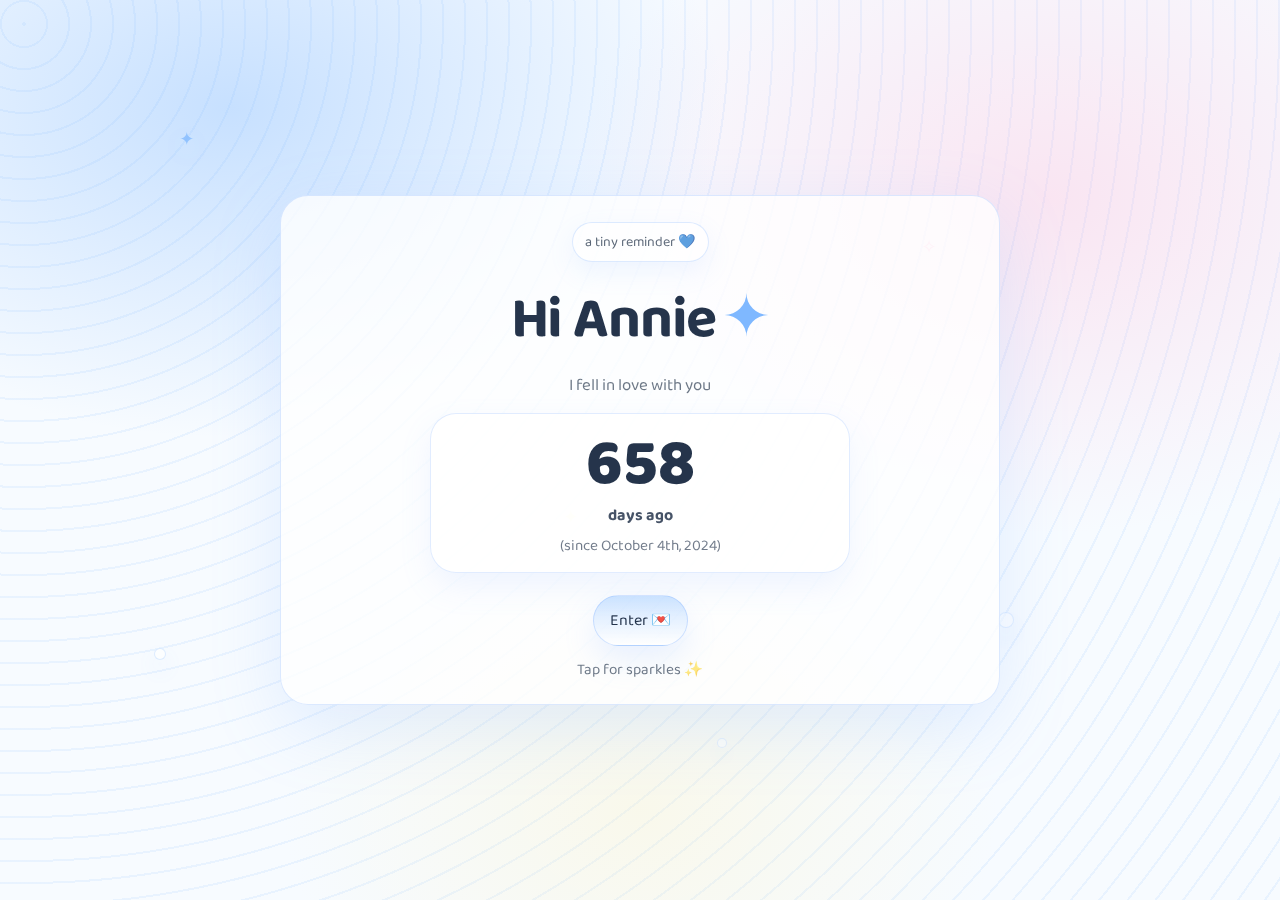
<file: index.html>
<!doctype html>
<html lang="en">
<head>
  <meta charset="utf-8" />
  <meta name="viewport" content="width=device-width,initial-scale=1" />
  <title>For Annie 💙</title>

  <!-- Cute rounded fonts -->
  <link rel="preconnect" href="https://fonts.googleapis.com">
  <link rel="preconnect" href="https://fonts.gstatic.com" crossorigin>
  <link href="https://fonts.googleapis.com/css2?family=Baloo+2:wght@400;600;700&family=Quicksand:wght@400;600;700&display=swap" rel="stylesheet">

  <link rel="stylesheet" href="styles.css" />
</head>
<body>
  <!-- Kawaii sky layer (same as your main page) -->
  <div class="kawaii-sky" aria-hidden="true">
    <span class="cloud c1"></span>
    <span class="cloud c2"></span>
    <span class="cloud c3"></span>
    <span class="spark s1">✦</span>
    <span class="spark s2">✧</span>
    <span class="spark s3">✦</span>
    <span class="bubble b1"></span>
    <span class="bubble b2"></span>
    <span class="bubble b3"></span>
  </div>

  <main class="wrap landing">
    <div class="landing-card reveal">
      <div class="badge">a tiny reminder 💙</div>

      <h1 class="landing-title">Hi Annie<span class="sparkle">✦</span></h1>

      <p class="landing-sub">
        I fell in love with you
      </p>

      <div class="counter-card" aria-live="polite">
        <div class="counter-number" id="loveDays">0</div>
        <div class="counter-label">days ago</div>
        <div class="counter-date">(since October 4th, 2024)</div>
      </div>

      <a class="btn landing-btn" href="annie.html" data-sfx>
        Enter 💌
      </a>

      <div class="hint">Tap for sparkles ✨</div>
    </div>
  </main>

  <script src="landing.js"></script>
</body>
</html>
</file>
<file: styles.css>
:root{
  --bg: #f7fbff;
  --card: rgba(255,255,255,.78);
  --stroke: rgba(120,170,255,.35);

  --text: rgba(18,35,60,.92);
  --muted: rgba(18,35,60,.62);

  --accent: #7fb8ff;   /* baby blue */
  --accent2:#ffb6d6;   /* soft pink */
  --accent3:#fff1b8;   /* cream */

  --shadow: 0 18px 60px rgba(120,170,255,.18);
  --r: 22px;
}

*{ box-sizing:border-box; }
html,body{ height:100%; }

body{
  margin:0;
  font-family: "Baloo 2", "Quicksand", ui-sans-serif, system-ui, -apple-system, Segoe UI, Roboto, Arial;
  background:
    radial-gradient(900px 600px at 18% 12%, rgba(127,184,255,.40), transparent 55%),
    radial-gradient(800px 560px at 82% 22%, rgba(255,182,214,.32), transparent 60%),
    radial-gradient(650px 520px at 50% 90%, rgba(255,241,184,.28), transparent 55%),
    repeating-radial-gradient(circle at 24px 24px, rgba(127,184,255,.12) 0 2px, transparent 2px 22px),
    var(--bg);
  color: var(--text);
  overflow-x:hidden;
}

/* Sky layer */
.kawaii-sky{ position:fixed; inset:0; pointer-events:none; z-index:0; }

.cloud{
  position:absolute;
  width: 160px; height: 60px;
  background: rgba(255,255,255,.75);
  border:1px solid rgba(120,170,255,.22);
  border-radius: 999px;
  box-shadow: 0 14px 30px rgba(120,170,255,.14);
  backdrop-filter: blur(4px);
  animation: driftCloud 22s linear infinite;
}
.cloud::before, .cloud::after{
  content:"";
  position:absolute;
  background: inherit;
  border: inherit;
  border-radius: 999px;
}
.cloud::before{ width: 68px; height: 68px; left: 18px; top:-28px; }
.cloud::after { width: 82px; height: 82px; left: 66px; top:-42px; }

.c1{ top: 8%;  left:-200px; animation-duration: 22s; opacity:.95; }
.c2{ top: 20%; left:-260px; animation-duration: 28s; opacity:.85; transform: scale(1.15); }
.c3{ top: 38%; left:-220px; animation-duration: 34s; opacity:.75; transform: scale(.95); }

@keyframes driftCloud{
  from{ transform: translateX(-60px); }
  to  { transform: translateX(calc(100vw + 340px)); }
}

.spark{
  position:absolute;
  font-size: 18px;
  animation: twinkle 2.6s ease-in-out infinite;
  filter: drop-shadow(0 8px 14px rgba(120,170,255,.18));
}
.s1{ top: 14%; left: 14%; color: rgba(127,184,255,.75); animation-delay:.2s; }
.s2{ top: 26%; left: 72%; color: rgba(255,182,214,.75); animation-delay:1.1s; }
.s3{ top: 56%; left: 44%; color: rgba(255,241,184,.85); animation-delay:.6s; }

@keyframes twinkle{
  0%,100%{ transform: scale(.9) rotate(-6deg); opacity:.55; }
  50%{ transform: scale(1.25) rotate(8deg); opacity:1; }
}

.bubble{
  position:absolute;
  width: 12px; height: 12px;
  border-radius: 999px;
  background: rgba(255,255,255,.65);
  border: 1px solid rgba(127,184,255,.25);
  box-shadow: 0 10px 20px rgba(120,170,255,.12);
  animation: floatBubble 8s ease-in-out infinite;
}
.b1{ left: 12%; top: 72%; animation-delay: .2s; }
.b2{ left: 78%; top: 68%; animation-delay: 1.1s; width:16px; height:16px; opacity:.85; }
.b3{ left: 56%; top: 82%; animation-delay: .6s; width:10px; height:10px; opacity:.75; }

@keyframes floatBubble{
  0%,100%{ transform: translateY(0); opacity:.55; }
  50%{ transform: translateY(-18px); opacity:1; }
}

/* Layout */
.wrap{
  width:min(980px, 92vw);
  margin:0 auto;
  position:relative;
  z-index: 5; /* make content sit above the sticker */
}

.hero{ padding: 56px 0 18px; }

.badge{
  display:inline-flex; gap:8px; align-items:center;
  border: 1px solid rgba(120,170,255,.25);
  background: rgba(255,255,255,.55);
  padding: 8px 12px;
  border-radius: 999px;
  font-size:.88rem;
  color: rgba(18,35,60,.70);
  box-shadow: 0 10px 26px rgba(120,170,255,.12);
}

h1{
  font-size: clamp(2.2rem, 5vw, 3.6rem);
  margin: 10px 0 12px;
  letter-spacing:-.02em;
}
.sparkle{ color: var(--accent); margin-left:6px; }
.sub{ max-width: 62ch; color: var(--muted); line-height:1.55; }

.hero-actions{ display:flex; gap:10px; margin-top:18px; flex-wrap:wrap; }

.btn{
  border: 1px solid rgba(120,170,255,.32);
  background: linear-gradient(180deg, rgba(127,184,255,.38), rgba(255,255,255,.72));
  color: var(--text);
  padding: 12px 16px;
  border-radius: 999px;
  cursor:pointer;
  box-shadow: 0 14px 32px rgba(120,170,255,.16);
  transition: transform .12s ease, filter .12s ease;
}
.btn:hover{ transform: translateY(-2px) scale(1.01); filter: brightness(1.03); }
.btn:active{ transform: translateY(0px) scale(.99); }
.btn.ghost{ background: rgba(255,255,255,.68); }
.btn.small{ margin-top: 10px; padding: 10px 12px; }

#openRandom{ animation: bop 1.8s ease-in-out infinite; }
@keyframes bop{
  0%,100%{ transform: translateY(0); }
  50%{ transform: translateY(-2px); }
}

.hint{ margin-top:12px; color: var(--muted); font-size:.95rem; }

.section{ padding: 32px 0; }
h2{ margin:0 0 8px; font-size:1.55rem; }
.muted{ color: var(--muted); margin:0 0 16px; }

/* Grids */
.grid{ display:grid; gap: 14px; }
.envelopes{ grid-template-columns: repeat( auto-fit, minmax(220px, 1fr) ); }
.photos{ grid-template-columns: repeat( auto-fit, minmax(220px, 1fr) ); }

/* Envelopes (kawaii sticker cards) */
.envelope{
  position:relative;
  border: 1px solid rgba(120,170,255,.26);
  background: rgba(255,255,255,.78);
  border-radius: 26px;
  padding: 18px 14px 16px;
  text-align:left;
  cursor:pointer;
  min-height: 142px;
  overflow:hidden;
  box-shadow: 0 18px 50px rgba(120,170,255,.16);
}
.envelope:hover{
  animation: wiggle .35s ease-in-out;
  filter: brightness(1.02);
}
@keyframes wiggle{
  0%{ transform: rotate(0deg); }
  30%{ transform: rotate(-1.2deg); }
  60%{ transform: rotate(1.2deg); }
  100%{ transform: rotate(0deg); }
}
.env-label{ display:block; margin-top: 72px; color: var(--text); font-weight:700; }
.pointer{
  position:absolute; top:12px; right:12px;
  font-size:.78rem; color: rgba(18,35,60,.65);
  border:1px dashed rgba(120,170,255,.35);
  background: rgba(255,255,255,.55);
  padding: 6px 8px;
  border-radius: 999px;
  transform: rotate(-6deg);
}
.env-top{
  position:absolute; inset:0 0 auto 0; height: 70px;
  background: linear-gradient(180deg, rgba(127,184,255,.26), rgba(255,255,255,0));
  clip-path: polygon(0 0, 100% 0, 50% 100%);
  opacity:.95;
}
.env-heart{
  position:absolute;
  left: 14px; top: 18px;
  width: 38px; height: 38px;
  transform: rotate(45deg);
  background: linear-gradient(135deg, rgba(255,182,214,.90), rgba(127,184,255,.78));
  border-radius: 10px;
  box-shadow: 0 12px 30px rgba(120,170,255,.18);
}
.env-heart::before,
.env-heart::after{
  content:"";
  position:absolute;
  width: 38px; height: 38px;
  background: inherit;
  border-radius: 50%;
}
.env-heart::before{ left:-19px; top:0; }
.env-heart::after{ left:0; top:-19px; }

/* Photos */
.photo{
  border: 1px solid rgba(120,170,255,.26);
  background: rgba(255,255,255,.70);
  border-radius: 26px;
  overflow:hidden;
  box-shadow: 0 18px 50px rgba(120,170,255,.16);
  cursor:pointer;
}
.photo img{
  width:100%; height: 230px; object-fit: cover;
  display:block;
  transition: transform .18s ease;
}
.photo:hover img{ transform: scale(1.02); }

/* Polaroid scrapbook photos */
.photo.polaroid{
  padding: 12px 12px 16px;
  overflow: visible;
}

.photo.polaroid img{
  border-radius: 18px;
  height: 240px;
}

.photo.polaroid figcaption{
  margin-top: 10px;
  font-weight: 800;
  color: rgba(18,35,60,.78);
}

.photo.polaroid::before{
  content:"";
  position:absolute;
  top:-8px;
  left: 30px;
  width: 90px;
  height: 26px;
  border-radius: 10px;
  background: rgba(255,241,184,.70);
  border: 1px solid rgba(120,170,255,.18);
  transform: rotate(-6deg);
  box-shadow: 0 12px 25px rgba(120,170,255,.10);
}

.photos .photo.polaroid:nth-child(odd){ transform: rotate(-1.2deg); transition: transform .18s ease, filter .18s ease; }
.photos .photo.polaroid:nth-child(even){ transform: rotate(1.1deg); transition: transform .18s ease, filter .18s ease; }

.photos .photo.polaroid:hover{
  transform: translateY(-4px) rotate(0deg);
  filter: brightness(1.02);
}

/* Little list cards */
.list{ display:grid; gap: 10px; }
.card{
  border:1px solid rgba(120,170,255,.24);
  background: rgba(255,255,255,.70);
  padding: 14px 14px;
  border-radius: 26px;
  color: rgba(18,35,60,.72);
  box-shadow: 0 14px 32px rgba(120,170,255,.12);
}
.card b{ color: var(--text); margin-right: 6px; }

.footer{
  padding: 22px 0 80px;
  color: var(--muted);
  text-align:center;
}

/* Modals */
.modal, .lightbox{
  position:fixed; inset:0;
  display:none;
  align-items:center;
  justify-content:center;
  padding: 18px;
  z-index: 30;
}
.modal.show, .lightbox.show{ display:flex; }

.modal-backdrop{
  position:absolute; inset:0;
  background: rgba(127,184,255,.18);
  backdrop-filter: blur(10px);
  -webkit-backdrop-filter: blur(10px);
  z-index: 0;
}

/* IMPORTANT: bring the card above the blur layer */
.modal-card{
  position:relative;
  z-index: 1;
  width: min(560px, 94vw);
  border:1px solid rgba(120,170,255,.26);
  background: rgba(255,255,255,.84);
  border-radius: 26px;
  padding: 16px 16px 14px;
  box-shadow: 0 22px 70px rgba(120,170,255,.18);
}

.modal-top{
  display:flex; align-items:center; justify-content:space-between;
  gap: 10px;
}
.modal-card h3{ margin:0; }

/* Letter-friendly formatting */
.modal-card p{
  color: var(--muted);
  line-height:1.6;
  margin: 10px 0 0;
  white-space: pre-line;
  max-height: 52vh;
  overflow: auto;
  padding-right: 6px;
}

.x{
  border:1px solid rgba(120,170,255,.26);
  background: rgba(255,255,255,.70);
  color: var(--text);
  border-radius: 14px;
  padding: 8px 10px;
  cursor:pointer;
}

/* Lightbox */
.lightbox-card{
  position:relative;
  z-index: 1;
  width: min(900px, 96vw);
  border:1px solid rgba(120,170,255,.26);
  background: rgba(255,255,255,.80);
  border-radius: 26px;
  overflow:hidden;
  box-shadow: 0 22px 70px rgba(120,170,255,.18);
}
.lightbox-card img{
  width:100%;
  max-height: 78vh;
  object-fit: contain;
  display:block;
  background: rgba(127,184,255,.10);
}
.lightbox-cap{
  padding: 12px 14px;
  color: var(--muted);
}

/* Reveal on scroll */
.reveal{
  opacity: 0;
  transform: translateY(12px);
  transition: opacity .55s ease, transform .55s ease;
}
.reveal.show{
  opacity: 1;
  transform: translateY(0);
}

/* Sparkles/bubbles click particles */
.particle{
  position: fixed;
  pointer-events:none;
  z-index: 40;
  animation: floatUp 900ms ease-out forwards;
  filter: drop-shadow(0 10px 18px rgba(120,170,255,.18));
  user-select:none;
}
@keyframes floatUp{
  from{ transform: translateY(0) scale(1); opacity: 1; }
  to{ transform: translateY(-90px) scale(1.35); opacity: 0; }
}

/* Stickers */
.sticker{
  position:fixed;
  z-index: 2;
  width: 220px;
  opacity: .95;
  pointer-events:none;
}
.sticker-top{
  top: 90px;
  right: 6vw;
  left: auto;
  width: 190px;
  transform: rotate(6deg);
  z-index: 2;
}

@media (max-width: 680px){
  .sticker-top{ display:none; }
}

/* Mascot bottom corner */
.mascot{
  position:fixed;
  right: 14px;
  bottom: 14px;
  width: 138px;
  height: 138px;
  border: none;
  background: transparent;
  padding: 0;
  cursor: pointer;
  z-index: 50;
  transition: transform .12s ease;
}
.mascot:hover{ transform: translateY(-2px) rotate(-1deg); }
.mascot:active{ transform: translateY(0) scale(.99); }
.mascot svg{ width:100%; height:100%; }

/* =========================
   Landing page (counter)
   ========================= */

.landing{
  min-height: 100vh;
  display: grid;
  place-items: center;
  padding: 26px 0;
}

.landing-card{
  width: min(720px, 92vw);
  border: 1px solid rgba(120,170,255,.26);
  background: rgba(255,255,255,.78);
  border-radius: 28px;
  padding: 26px 18px 22px;
  text-align: center;
  box-shadow: 0 22px 70px rgba(120,170,255,.18);
}

.landing-title{
  margin: 12px 0 6px;
}

.landing-sub{
  margin: 0 0 14px;
  color: var(--muted);
  font-size: 1.05rem;
}

.counter-card{
  margin: 10px auto 18px;
  width: min(420px, 92%);
  border: 1px solid rgba(120,170,255,.22);
  background: rgba(255,255,255,.70);
  border-radius: 26px;
  padding: 18px 14px 14px;
  box-shadow: 0 14px 32px rgba(120,170,255,.12);
}

.counter-number{
  font-size: clamp(2.8rem, 7vw, 4.1rem);
  font-weight: 800;
  line-height: 1;
  color: rgba(18,35,60,.92);
}

.counter-label{
  margin-top: 6px;
  font-weight: 700;
  color: rgba(18,35,60,.78);
}

.counter-date{
  margin-top: 6px;
  font-size: .95rem;
  color: rgba(18,35,60,.60);
}

.landing-btn{
  display: inline-block;
  text-decoration: none;
  margin-top: 4px;
}

/* Optional: make the landing card a bit tighter on very small phones */
@media (max-width: 420px){
  .landing-card{
    padding: 22px 14px 18px;
  }
}

.envelope, .photo, .card, .song-card, .landing-card{
  position: relative;
}

.envelope::after, .photo::after, .card::after, .song-card::after, .landing-card::after{
  content:"";
  position:absolute;
  inset:-2px;
  border-radius: inherit;
  pointer-events:none;
  opacity:0;
  transition: opacity .18s ease;
  background: radial-gradient(600px 200px at 20% 0%, rgba(127,184,255,.35), transparent 55%),
              radial-gradient(600px 200px at 80% 100%, rgba(255,182,214,.25), transparent 60%);
}

.envelope:hover::after,
.photo:hover::after,
.card:hover::after,
.song-card:hover::after{
  opacity:1;
}

/* =========================
   Premium overlay (vignette + grain)
   Enabled by <body class="film">
   ========================= */

body.film::before{
  content:"";
  position: fixed;
  inset: 0;
  pointer-events: none;
  z-index: 3; /* above background, below .wrap (z-index:5) */

  /* soft vignette + a tiny top/bottom shade */
  background:
    radial-gradient(1200px 700px at 50% 20%, rgba(0,0,0,0) 55%, rgba(0,0,0,.10) 100%),
    linear-gradient(to bottom, rgba(0,0,0,.05), rgba(0,0,0,0) 18%, rgba(0,0,0,.04));
}

body.film::after{
  content:"";
  position: fixed;
  inset: 0;
  pointer-events: none;
  z-index: 4; /* still below .wrap */
  opacity: .07; /* grain strength */

  /* SVG noise (light film grain) */
  background-image: url("data:image/svg+xml,%3Csvg xmlns='http://www.w3.org/2000/svg' width='220' height='220'%3E%3Cfilter id='n'%3E%3CfeTurbulence type='fractalNoise' baseFrequency='.85' numOctaves='3' stitchTiles='stitch'/%3E%3C/filter%3E%3Crect width='220' height='220' filter='url(%23n)' opacity='.45'/%3E%3C/svg%3E");
  background-size: 220px 220px;

  /* blends it in so it feels premium not dirty */
  mix-blend-mode: overlay;
}
</file>
